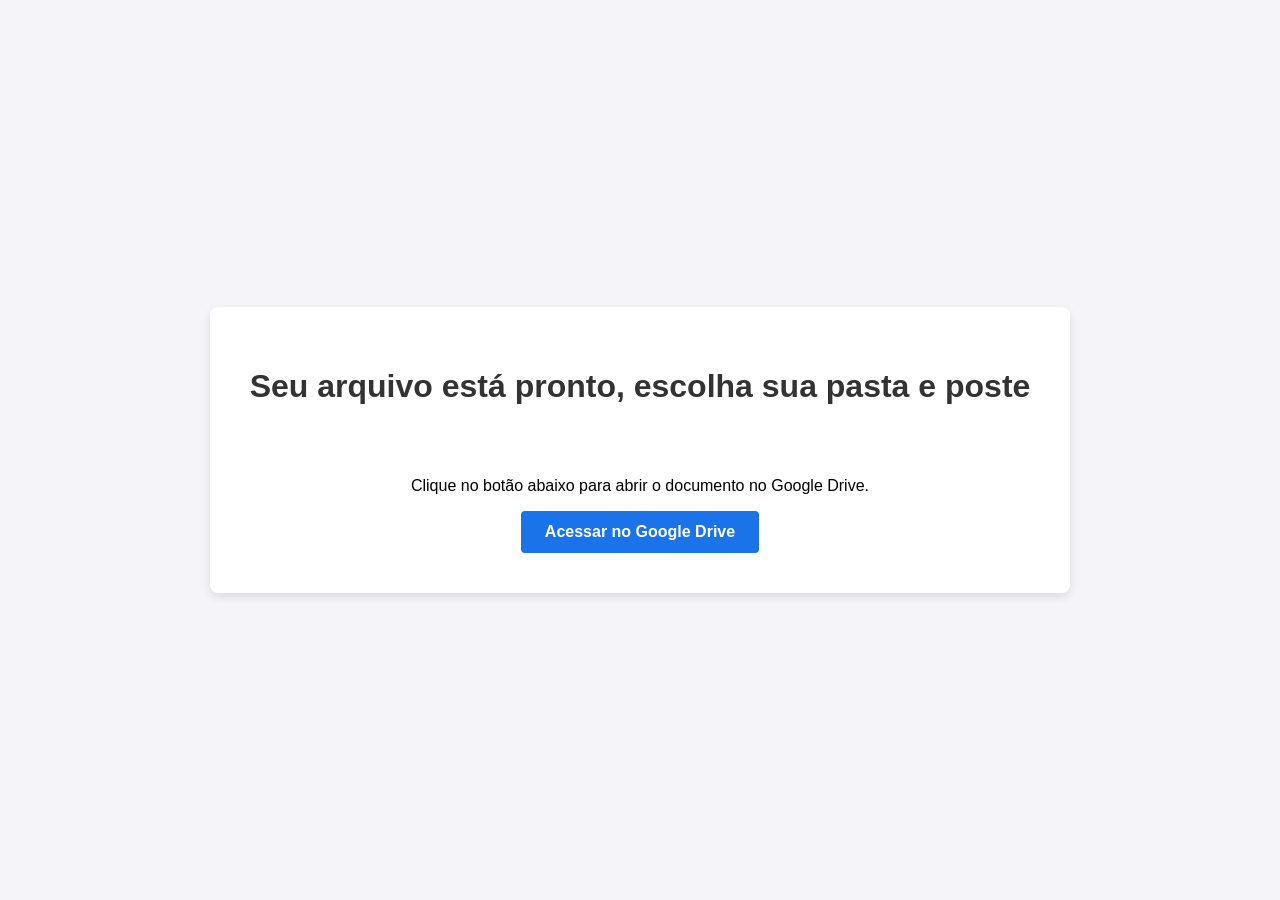
<file: index.html>
<!DOCTYPE html>
<html lang="pt-BR">
<head>
    <meta charset="UTF-8">
    <meta name="viewport" content="width=device-width, initial-scale=1.0">
    <title>Acessar Arquivo</title>
    <style>
        body {
            font-family: Arial, sans-serif;
            background-color: #f4f4f9;
            display: flex;
            justify-content: center;
            align-items: center;
            height: 100vh;
            margin: 0;
        }
        .container {
            text-align: center;
            background: white;
            padding: 40px;
            border-radius: 8px;
            box-shadow: 0 4px 10px rgba(0, 0, 0, 0.1);
        }
        h1 {
            color: #333;
            margin-bottom: 20px;
        }
        .btn {
            display: inline-block;
            background-color: #1a73e8;
            color: white;
            padding: 12px 24px;
            text-decoration: none;
            border-radius: 4px;
            font-weight: bold;
        }
        .btn:hover {
            background-color: #1557b0;
        }
    </style>
</head>
<body>
    <div class="container">
        <h1>Seu arquivo está pronto, escolha sua pasta e poste</h1> <br><br> 
               <p>Clique no botão abaixo para abrir o documento no Google Drive.</p>
        <!-- Substitua SEU_LINK_DO_DRIVE_AQUI pelo link real -->
        <a href="https://drive.google.com/drive/folders/1EgXyPB5ZOpBINLmJWcplT2hm0Rekfjb1?usp=drive_link" class="btn" target="_blank">Acessar no Google Drive</a>
    </div>
</body>
</html>
</file>
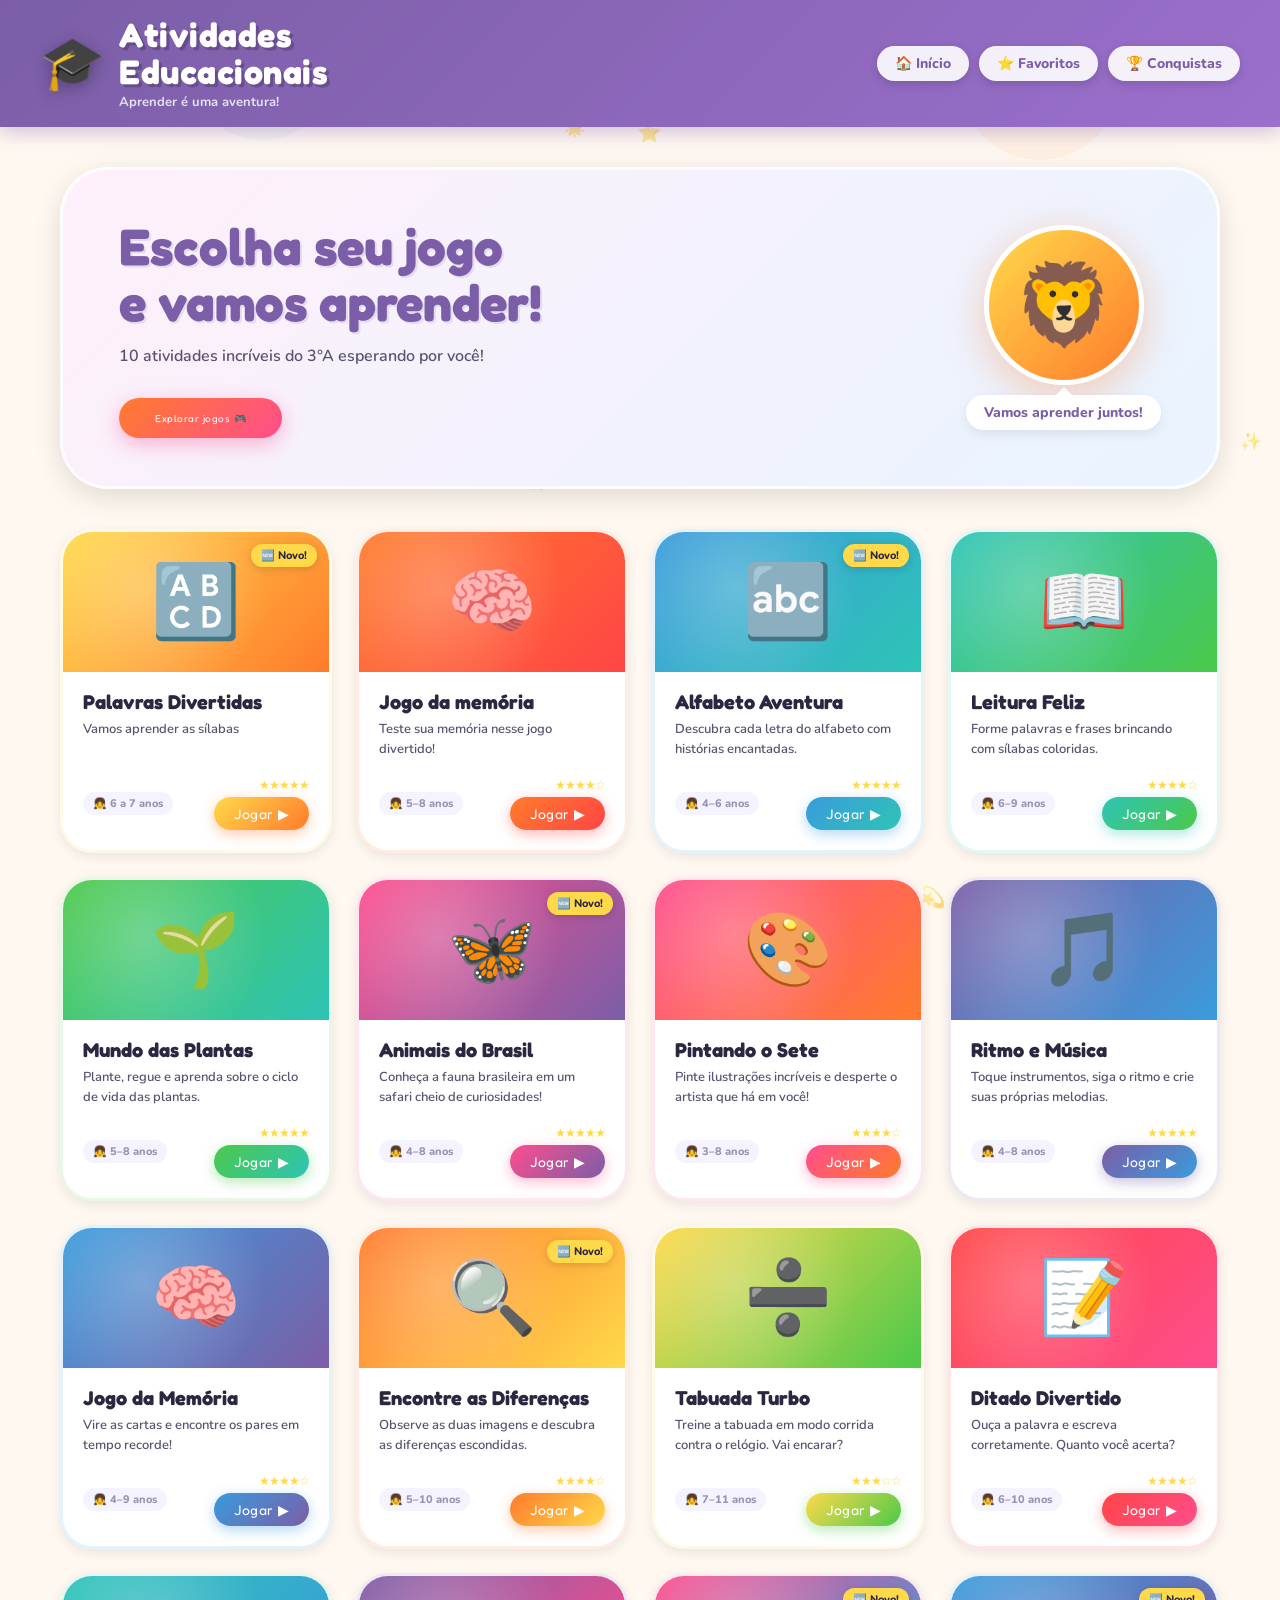
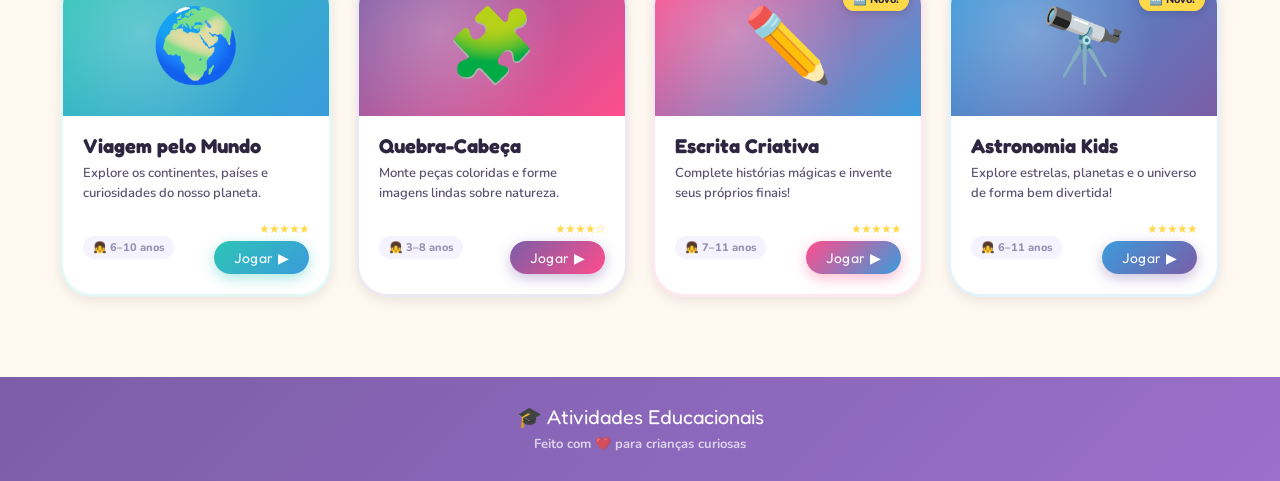
<file: Educativo/index.html>
<!DOCTYPE html>
<html lang="pt-BR">
<head>
  <meta charset="UTF-8" />
  <meta name="viewport" content="width=device-width, initial-scale=1.0" />
  <title>Atividades Educacionais</title>
  <link rel="stylesheet" href="style.css" />
  <link href="https://fonts.googleapis.com/css2?family=Fredoka+One&family=Nunito:wght@400;600;700;800&display=swap" rel="stylesheet" />
</head>
<body>

  <!-- Bolhas decorativas de fundo -->
  <div class="bg-bubbles" aria-hidden="true">
    <span></span><span></span><span></span><span></span>
    <span></span><span></span><span></span><span></span>
  </div>

  <!-- Estrelas decorativas -->
  <div class="stars" aria-hidden="true" id="stars"></div>

  <header class="header">
    <div class="header-inner">
      <div class="logo-area">
        <span class="logo-icon">🎓</span>
        <div class="logo-text">
          <h1 class="site-title">Atividades<br/>Educacionais</h1>
          <p class="site-subtitle">Aprender é uma aventura! </p>
        </div>
      </div>
      <nav class="header-nav">
        <a href="#" class="nav-btn">🏠 Início</a>
        <a href="#" class="nav-btn">⭐ Favoritos</a>
        <a href="#" class="nav-btn">🏆 Conquistas</a>
      </nav>
    </div>
  </header>

  <main class="main">

    <section class="hero">
      <div class="hero-content">
        <h2 class="hero-heading">Escolha seu jogo<br/>e vamos aprender!</h2>
        <p class="hero-desc">10 atividades incríveis do 3°A esperando por você!</p>
        <button class="hero-btn" onclick="document.getElementById('games').scrollIntoView({behavior:'smooth'})">
          Explorar jogos 🎮
        </button>
      </div>
      <div class="hero-mascot" aria-hidden="true">
        <div class="mascot-circle">
          <span class="mascot-emoji">🦁</span>
        </div>
        <div class="mascot-speech">Vamos aprender juntos!</div>
      </div>
    </section>

    <!-- Grade de jogos -->
    <section class="games-grid" id="games" aria-label="Jogos disponíveis">
      <!-- Os cards são gerados pelo JS -->
    </section>

  </main>

  <footer class="footer">
    <div class="footer-inner">
      <span class="footer-logo">🎓 Atividades Educacionais</span>
      <p class="footer-copy">Feito com ❤️ para crianças curiosas</p>
    </div>
  </footer>

  <script src="script.js"></script>
</body>
</html>
</file>
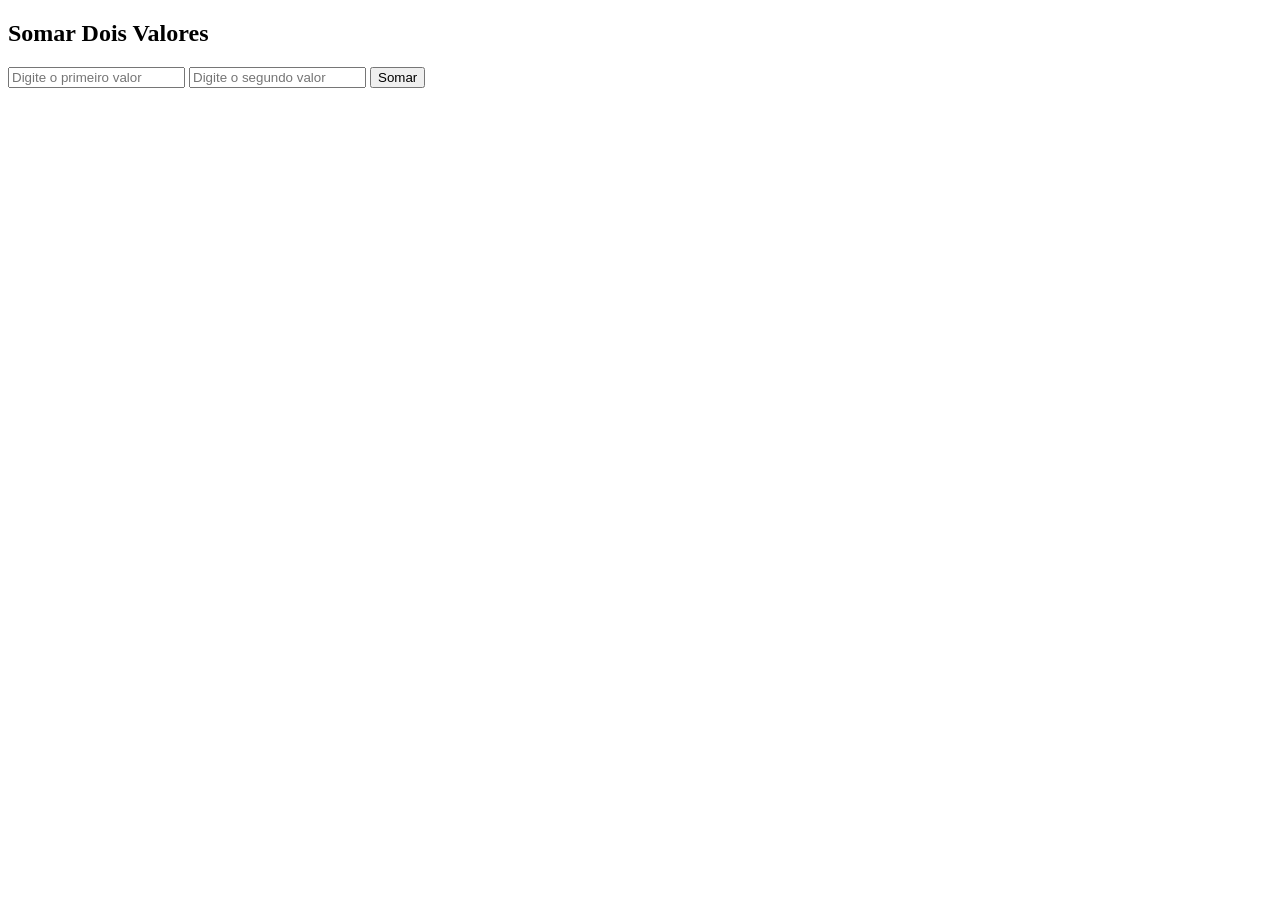
<file: calc1_html.html>
<!DOCTYPE html>
<html lang="pt-BR">
<head>
  <meta charset="UTF-8">
  <meta name="viewport" content="width=device-width, initial-scale=1.0">
  <title>Soma de Valores</title>
</head>
<body>

  <h2>Somar Dois Valores</h2>

  <input type="number" id="valor1" placeholder="Digite o primeiro valor">
  <input type="number" id="valor2" placeholder="Digite o segundo valor">

  <button onclick="somar()">Somar</button>

  <h3 id="resultado"></h3>

</body>
</html>
</file>
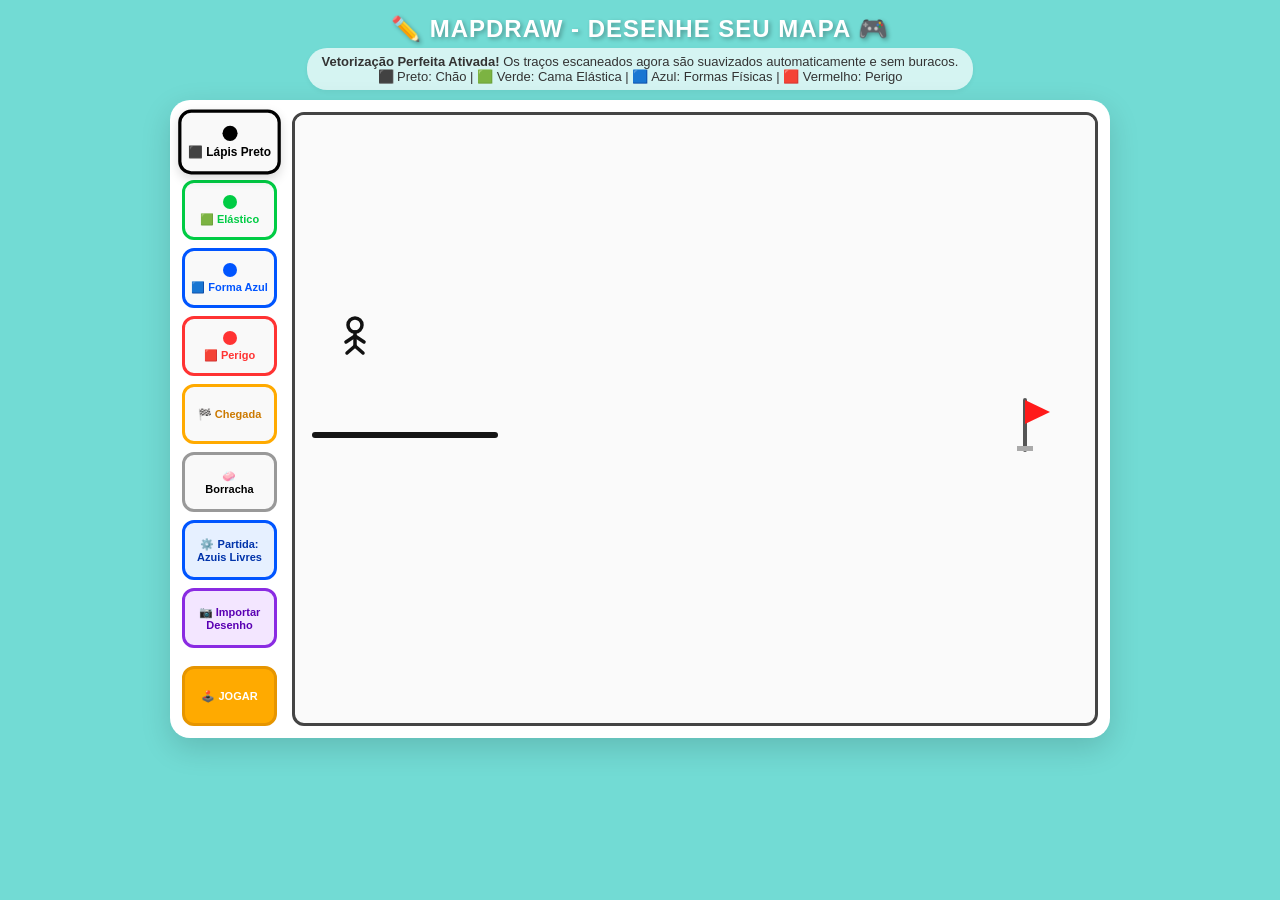
<file: index2.html>
<!DOCTYPE html>
<html lang="pt-br">
<head>
    <meta charset="UTF-8">
    <meta name="viewport" content="width=device-width, initial-scale=1.0">
    <title>MapDraw - Desenhe seu mapa</title>
    <script src="https://cdnjs.cloudflare.com/ajax/libs/gsap/3.12.5/gsap.min.js"></script>
    <style>
        body {
            margin: 0;
            padding: 10px;
            background-color: #72dbd4;
            font-family: 'Segoe UI', Tahoma, Geneva, Verdana, sans-serif;
            display: flex;
            flex-direction: column;
            align-items: center;
            min-height: 100vh;
            box-sizing: border-box;
            user-select: none;
        }

        h1 {
            color: #fff;
            text-shadow: 2px 2px 4px rgba(0,0,0,0.3);
            margin: 5px 0;
            font-size: 24px;
            letter-spacing: 1px;
            text-align: center;
        }

        .instructions {
            color: #333;
            font-size: 13px;
            margin-bottom: 10px;
            background: rgba(255,255,255,0.7);
            padding: 6px 15px;
            border-radius: 20px;
            text-align: center;
            max-width: 90%;
            box-shadow: 0 2px 5px rgba(0,0,0,0.05);
        }

        .main-container {
            display: flex;
            flex-direction: row;
            gap: 15px;
            background: #fff;
            padding: 12px;
            border-radius: 20px;
            box-shadow: 0 10px 30px rgba(0,0,0,0.15);
            max-width: 95%;
            box-sizing: border-box;
            position: relative;
        }

        @media (max-width: 700px) {
            .main-container { flex-direction: column; }
            .toolbar { flex-direction: row !important; flex-wrap: wrap; }
            .btn { width: 70px !important; height: 55px !important; }
        }

        .toolbar {
            display: flex;
            flex-direction: column;
            gap: 8px;
            justify-content: center;
        }

        .btn {
            width: 95px;
            height: 60px;
            border-radius: 12px;
            border: 3px solid #ccc;
            cursor: pointer;
            font-weight: bold;
            font-size: 11px;
            display: flex;
            flex-direction: column;
            align-items: center;
            justify-content: center;
            gap: 4px;
            background: #f9f9f9;
            transition: all 0.2s;
        }

        .btn:hover { transform: scale(1.03); }
        .btn.active { border-color: #000; transform: scale(1.08); box-shadow: 0 4px 10px rgba(0,0,0,0.15); }

        .btn-black { border-color: #000; color: #000; }
        .btn-green { border-color: #00cc44; color: #00cc44; }
        .btn-blue { border-color: #0055ff; color: #0055ff; }
        .btn-red { border-color: #ff3333; color: #ff3333; }
        .btn-flag { border-color: #ffaa00; color: #cc7a00; }
        
        .btn-custom-rule {
            border-color: #0055ff;
            background: #e6f0ff;
            color: #0033aa;
        }

        .btn-import {
            border-color: #8a2be2;
            background: #f3e6ff;
            color: #5a00b3;
        }

        .btn-mode {
            background: #ffaa00;
            color: white;
            border-color: #e69500;
            margin-top: 10px;
        }

        .color-preview {
            width: 14px;
            height: 14px;
            border-radius: 50%;
        }

        .canvas-container {
            overflow: auto;
            border: 3px solid #444;
            border-radius: 12px;
            background-color: #fafafa;
            position: relative;
        }

        #gameCanvas {
            display: block;
            background-color: #fafafa;
            cursor: crosshair;
        }

        .victory-screen {
            display: none;
            position: absolute;
            top: 0; left: 0; width: 100%; height: 100%;
            background: rgba(0, 0, 0, 0.75);
            border-radius: 18px;
            z-index: 100;
            flex-direction: column;
            align-items: center;
            justify-content: center;
            color: white;
            text-align: center;
        }

        .victory-box {
            background: #fff;
            color: #333;
            padding: 30px 40px;
            border-radius: 20px;
            box-shadow: 0 10px 25px rgba(0,0,0,0.3);
            max-width: 400px;
        }

        .victory-box h2 {
            margin: 0 0 10px 0;
            color: #00cc44;
            font-size: 28px;
        }

        .victory-box p {
            font-size: 16px;
            margin-bottom: 20px;
        }

        .victory-buttons {
            display: flex;
            gap: 10px;
            justify-content: center;
        }

        .pop-btn {
            padding: 10px 20px;
            border: none;
            border-radius: 8px;
            font-weight: bold;
            cursor: pointer;
            transition: transform 0.1s;
        }
        .pop-btn:active { transform: scale(0.95); }
        .btn-restart { background: #ffaa00; color: white; }
        .btn-next { background: #00cc44; color: white; }
    </style>
</head>
<body>

    <h1>✏️ MAPDRAW - DESENHE SEU MAPA 🎮</h1>
    <div class="instructions">
        <strong>Vetorização Perfeita Ativada!</strong> Os traços escaneados agora são suavizados automaticamente e sem buracos.<br>
        ⬛ Preto: Chão | 🟩 Verde: Cama Elástica | 🟦 Azul: Formas Físicas | 🟥 Vermelho: Perigo
    </div>

    <div class="main-container">
        <div id="victoryScreen" class="victory-screen">
            <div class="victory-box">
                <h2>🎉 PARABÉNS!</h2>
                <p>Você superou os obstáculos do mapa e alcançou a linha de chegada!</p>
                <div class="victory-buttons">
                    <button class="pop-btn btn-restart" onclick="restartLevel()">🔄 Jogar de novo</button>
                    <button class="pop-btn btn-next" onclick="exitToEditor()">✏️ Criar Novo Nível</button>
                </div>
            </div>
        </div>

        <div class="toolbar">
            <button class="btn btn-black active" onclick="setTool('black', this)">
                <div class="color-preview" style="background: #000;"></div>
                ⬛ Lápis Preto
            </button>
            <button class="btn btn-green" onclick="setTool('green', this)">
                <div class="color-preview" style="background: #00cc44;"></div>
                🟩 Elástico
            </button>
            <button class="btn btn-blue" onclick="setTool('blue', this)">
                <div class="color-preview" style="background: #0055ff;"></div>
                🟦 Forma Azul
            </button>
            <button class="btn btn-red" onclick="setTool('red', this)">
                <div class="color-preview" style="background: #ff3333;"></div>
                🟥 Perigo
            </button>
            <button class="btn btn-flag" onclick="setTool('flag', this)">
                🏁 Chegada
            </button>
            <button class="btn" style="border-color: #999;" onclick="setTool('eraser', this)">
                🧼<br>Borracha
            </button>

            <button id="ruleBtn" class="btn btn-custom-rule" onclick="toggleCustomRule()">
                ⚙️ Partida:<br>Azuis Livres
            </button>

            <button class="btn btn-import" onclick="document.getElementById('fileInput').click()">
                📷 Importar<br>Desenho
            </button>
            <input type="file" id="fileInput" accept="image/*" style="display: none;" onchange="importDrawing(event)">

            <button id="modeBtn" class="btn btn-mode" onclick="toggleMode()">
                🕹️ JOGAR
            </button>
        </div>

        <div class="canvas-container">
            <canvas id="gameCanvas" width="800" height="450"></canvas>
        </div>
    </div>

    <script>
        const canvas = document.getElementById("gameCanvas");
        const ctx = canvas.getContext("2d");

        let strokes = []; 
        let blueBoxes = []; 
        let isPlaying = false;
        let currentTool = 'black'; 
        let isDrawing = false;
        let requireAllBlue = false; 

        let laserScanner = { y: 0, active: false };
        let finishFlag = { x: 730, y: 310, radius: 20, active: true };

        const player = {
            startX: 60,
            startY: 200,
            x: 60,
            y: 200,
            vx: 0,
            vy: 0,
            radius: 11,
            height: 38,
            speed: 3.8,
            jumpForce: 9.2,
            gravity: 0.4,
            grounded: false,
            opacity: 1.0,
            isFading: false
        };

        const keys = {};
        window.addEventListener("keydown", e => keys[e.key] = true);
        window.addEventListener("keyup", e => keys[e.key] = false);

        // Chão inicial de segurança no editor
        strokes.push({type: 'black', points: [{x: 20, y: 320}, {x: 200, y: 320}]});

        function getMousePos(e) {
            const rect = canvas.getBoundingClientRect();
            return {
                x: (e.clientX - rect.left) * (canvas.width / rect.width),
                y: (e.clientY - rect.top) * (canvas.height / rect.height)
            };
        }

        canvas.addEventListener("mousedown", (e) => {
            if (isPlaying || laserScanner.active) return;
            const pos = getMousePos(e);
            
            if (currentTool === 'flag') {
                finishFlag.x = pos.x;
                finishFlag.y = pos.y;
                finishFlag.active = true;
            } else if (currentTool === 'eraser') {
                eraseAt(pos.x, pos.y);
            } else {
                isDrawing = true;
                strokes.push({
                    type: currentTool,
                    points: [{x: pos.x, y: pos.y}]
                });
            }
            render();
        });

        canvas.addEventListener("mousemove", (e) => {
            if (!isDrawing || isPlaying || currentTool === 'flag' || laserScanner.active) return;
            const pos = getMousePos(e);

            if (currentTool === 'eraser') {
                eraseAt(pos.x, pos.y);
            } else {
                const currentStroke = strokes[strokes.length - 1];
                if (currentStroke) {
                    const lastPt = currentStroke.points[currentStroke.points.length - 1];
                    if (!lastPt || Math.hypot(lastPt.x - pos.x, lastPt.y - pos.y) > 2) {
                        currentStroke.points.push({x: pos.x, y: pos.y});
                    }
                }
            }
            render();
        });

        window.addEventListener("mouseup", () => isDrawing = false);
        canvas.addEventListener("mouseleave", () => isDrawing = false);

        function eraseAt(x, y) {
            strokes = strokes.filter(stroke => {
                return !stroke.points.some(p => Math.hypot(p.x - x, p.y - y) < 25);
            });
            if (Math.hypot(finishFlag.x - x, finishFlag.y - y) < 25) finishFlag.active = false;
        }

        function setTool(tool, element) {
            if (isPlaying) return;
            currentTool = tool;
            document.querySelectorAll('.toolbar .btn').forEach(b => b.classList.remove('active'));
            if(element) element.classList.add('active');
        }

        function toggleCustomRule() {
            if (isPlaying) return; 
            requireAllBlue = !requireAllBlue;
            const btn = document.getElementById("ruleBtn");
            if (requireAllBlue) {
                btn.innerHTML = "⚙️ Partida:<br>Pegar Azuis 🔒";
                btn.style.background = "#0055ff";
                btn.style.color = "#fff";
            } else {
                btn.innerHTML = "⚙️ Partida:<br>Azuis Livres";
                btn.style.background = "#e6f0ff";
                btn.style.color = "#0033aa";
            }
        }

        // MOTOR REFEITO E BLINDADO PARA EVITAR ZIGUEZAGUE E FECHAR BURACOS
        function importDrawing(event) {
            const file = event.target.files[0];
            if (!file) return;

            const reader = new FileReader();
            reader.onload = function(e) {
                const img = new Image();
                img.onload = function() {
                    const tCanvas = document.createElement("canvas");
                    tCanvas.width = 800;
                    tCanvas.height = 450;
                    const tCtx = tCanvas.getContext("2d");
                    tCtx.drawImage(img, 0, 0, 800, 450);
                    
                    const imgData = tCtx.getImageData(0, 0, 800, 450);
                    const pixels = imgData.data;
                    
                    const cellW = 4; 
                    const cellH = 4;
                    const cols = Math.floor(800 / cellW);
                    const rows = Math.floor(450 / cellH);
                    
                    let grid = Array(cols).fill().map(() => Array(rows).fill(null));
                    
                    let brightValues = [];
                    for(let i=0; i<pixels.length; i+=16) {
                        brightValues.push((pixels[i] + pixels[i+1] + pixels[i+2]) / 3);
                    }
                    brightValues.sort((a,b)=>a-b);
                    let whiteReference = brightValues[Math.floor(brightValues.length * 0.85)] || 200;

                    for (let c = 0; c < cols; c++) {
                        for (let r = 0; r < rows; r++) {
                            if (r < rows * 0.12) continue; // Ignora o topo externo (lápis/objetos na mesa)

                            let sampleX = Math.floor(c * cellW + cellW/2);
                            let sampleY = Math.floor(r * cellH + cellH/2);
                            let idx = (sampleY * 800 + sampleX) * 4;
                            
                            let rColor = pixels[idx];
                            let gColor = pixels[idx+1];
                            let bColor = pixels[idx+2];
                            let aColor = pixels[idx+3];

                            if (aColor < 40) continue;

                            let max = Math.max(rColor, gColor, bColor);
                            let min = Math.min(rColor, gColor, bColor);
                            let diff = max - min;
                            let avg = (rColor + gColor + bColor) / 3;

                            if (diff < 40 && avg < whiteReference - 35) {
                                grid[c][r] = 'black';
                            } else if (diff >= 22) {
                                if (rColor > gColor + 20 && rColor > bColor + 20) grid[c][r] = 'red';
                                else if (gColor > rColor + 15 && gColor > bColor + 15) grid[c][r] = 'green';
                                else if (bColor > rColor + 20 && bColor > gColor + 20) grid[c][r] = 'blue';
                            }
                        }
                    }

                    let visited = Array(cols).fill().map(() => Array(rows).fill(false));
                    let rawStrokes = [];

                    for (let c = 0; c < cols; c++) {
                        for (let r = 0; r < rows; r++) {
                            if (grid[c][r] && !visited[c][r]) {
                                let type = grid[c][r];
                                let points = [];
                                let queue = [{c: c, r: r}];
                                visited[c][r] = true;

                                while (queue.length > 0) {
                                    let curr = queue.shift();
                                    points.push({ x: curr.c * cellW + cellW/2, y: curr.r * cellH + cellH/2 });

                                    // Busca com expansão em área para evitar micro-furos no papel
                                    for (let dc = -2; dc <= 2; dc++) {
                                        for (let dr = -2; dr <= 2; dr++) {
                                            let nc = curr.c + dc;
                                            let nr = curr.r + dr;
                                            if (nc >= 0 && nc < cols && nr >= 0 && nr < rows) {
                                                if (grid[nc][nr] === type && !visited[nc][nr]) {
                                                    visited[nc][nr] = true;
                                                    queue.push({c: nc, r: nr});
                                                }
                                            }
                                        }
                                    }
                                }

                                if (points.length > 1) {
                                    // Ordenação geométrica por proximidade direta
                                    let sorted = [];
                                    let currPt = points.shift();
                                    sorted.push(currPt);
                                    while(points.length > 0) {
                                        let closestIdx = 0;
                                        let minDist = Infinity;
                                        for(let i=0; i<points.length; i++) {
                                            let d = Math.hypot(currPt.x - points[i].x, currPt.y - points[i].y);
                                            if(d < minDist) { minDist = d; closestIdx = i; }
                                        }
                                        currPt = points.splice(closestIdx, 1)[0];
                                        sorted.push(currPt);
                                    }
                                    
                                    // FILTRO DE MÉDIA MÓVEL (LAPLACIANO): Remove o efeito lagarta denteada
                                    if (sorted.length > 3) {
                                        let smoothed = [];
                                        let windowSize = 4; // Alcance do suavizador de curvas
                                        for (let i = 0; i < sorted.length; i++) {
                                            let sumX = 0, sumY = 0, count = 0;
                                            for (let j = -windowSize; j <= windowSize; j++) {
                                                if (sorted[i + j]) {
                                                    sumX += sorted[i + j].x;
                                                    sumY += sorted[i + j].y;
                                                    count++;
                                                }
                                            }
                                            smoothed.push({ x: sumX / count, y: sumY / count });
                                        }
                                        sorted = smoothed;
                                    }
                                    
                                    rawStrokes.push({ type: type, points: sorted, imported: true });
                                }
                            }
                        }
                    }

                    // SISTEMA DE SOLDA AUTOMÁTICA: Emenda linhas separadas por falha no escaneamento
                    let mergedStrokes = [];
                    while (rawStrokes.length > 0) {
                        let current = rawStrokes.shift();
                        let mergedAny = true;
                        
                        while (mergedAny) {
                            mergedAny = false;
                            for (let i = 0; i < rawStrokes.length; i++) {
                                if (rawStrokes[i].type === current.type) {
                                    let other = rawStrokes[i];
                                    let p1_start = current.points[0];
                                    let p1_end = current.points[current.points.length - 1];
                                    let p2_start = other.points[0];
                                    let p2_end = other.points[other.points.length - 1];
                                    
                                    const maxBridgeDist = 28; // Tapa buracos de até 28 pixels!
                                    
                                    if (Math.hypot(p1_end.x - p2_start.x, p1_end.y - p2_start.y) < maxBridgeDist) {
                                        current.points = current.points.concat(other.points);
                                        rawStrokes.splice(i, 1);
                                        mergedAny = true;
                                        break;
                                    } else if (Math.hypot(p2_end.x - p1_start.x, p2_end.y - p1_start.y) < maxBridgeDist) {
                                        current.points = other.points.concat(current.points);
                                        rawStrokes.splice(i, 1);
                                        mergedAny = true;
                                        break;
                                    }
                                }
                            }
                        }
                        mergedStrokes.push(current);
                    }

                    strokes = strokes.concat(mergedStrokes);
                    triggerLaserAnimation();
                };
                img.src = e.target.result;
            };
            reader.readAsDataURL(file);
            event.target.value = ""; 
        }

        function triggerLaserAnimation() {
            laserScanner.active = true;
            laserScanner.y = 0;

            gsap.to(laserScanner, {
                y: canvas.height,
                duration: 2.2,
                ease: "power2.inOut",
                onUpdate: () => render(),
                onComplete: () => {
                    laserScanner.active = false;
                    strokes.forEach(s => { if(s.imported) delete s.imported; });
                    render();
                }
            });
        }

        function toggleMode() {
            if (document.getElementById("victoryScreen").style.display === "flex" || laserScanner.active) return;
            
            isPlaying = !isPlaying;
            const btn = document.getElementById("modeBtn");
            if (isPlaying) {
                btn.innerHTML = "✏️ EDITAR";
                btn.style.background = "#444";
                btn.style.borderColor = "#222";
                resetPlayer();
                generateBlueBoxes();
                gameLoop();
            } else {
                btn.innerHTML = "🕹️ JOGAR";
                btn.style.background = "#ffaa00";
                btn.style.borderColor = "#e69500";
                blueBoxes = []; 
                render();
            }
        }

        function resetPlayer() {
            player.x = player.startX;
            player.y = player.startY;
            player.vx = 0;
            player.vy = 0;
            player.opacity = 1.0;
            player.isFading = false;
        }

        function generateBlueBoxes() {
            blueBoxes = [];
            strokes.forEach((stroke) => {
                if (stroke.type === 'blue' && stroke.points.length > 1) {
                    let minX = Infinity, maxX = -Infinity;
                    let minY = Infinity, maxY = -Infinity;
                    
                    stroke.points.forEach(p => {
                        if (p.x < minX) minX = p.x;
                        if (p.x > maxX) maxX = p.x;
                        if (p.y < minY) minY = p.y;
                        if (p.y > maxY) maxY = p.y;
                    });
                    
                    let width = maxX - minX;
                    let height = maxY - minY;
                    if (width < 10) width = 10;
                    if (height < 10) height = 10;

                    let relativePoints = stroke.points.map(p => ({
                        x: p.x - minX,
                        y: p.y - minY
                    }));
                    
                    blueBoxes.push({
                        x: minX,
                        y: minY,
                        width: width,
                        height: height,
                        points: relativePoints,
                        vx: 0,
                        vy: 0,
                        opacity: 1.0,
                        isFading: false,
                        activated: false,
                        dead: false
                    });
                }
            });
        }

        function checkLineIntersection(x1, y1, x2, y2, x3, y3, x4, y4) {
            let denominator = ((x2 - x1) * (y4 - y3)) - ((y2 - y1) * (x4 - x3));
            if (denominator === 0) return null;
            let ua = (((x4 - x3) * (y1 - y3)) - ((y4 - y3) * (x1 - x3))) / denominator;
            let ub = (((x2 - x1) * (y1 - y3)) - ((y2 - y1) * (x1 - x3))) / denominator;
            if (ua >= 0 && ua <= 1 && ub >= 0 && ub <= 1) {
                return { x: x1 + (ua * (x2 - x1)), y: y1 + (ua * (y2 - y1)) };
            }
            return null;
        }

        function updatePhysics() {
            if (player.isFading) {
                player.opacity -= 0.05;
                player.vx *= 0.2;
                if (player.opacity <= 0) resetPlayer();
            } else {
                if (keys["ArrowRight"] || keys["d"] || keys["D"]) player.vx = player.speed;
                else if (keys["ArrowLeft"] || keys["a"] || keys["A"]) player.vx = -player.speed;
                else player.vx = 0;

                if ((keys["Space"] || keys[" "] || keys["ArrowUp"] || keys["w"]) && player.grounded) {
                    player.vy = -player.jumpForce;
                    player.grounded = false;
                }
            }

            player.vy += player.gravity;
            let oldPy = player.y;
            player.y += player.vy;
            player.x += player.vx;
            player.grounded = false;

            if (finishFlag.active) {
                let pCenterX = player.x;
                let pCenterY = player.y + player.height / 2;
                let distanceToFlag = Math.hypot(pCenterX - finishFlag.x, pCenterY - finishFlag.y);
                
                if (distanceToFlag < finishFlag.radius + 10) {
                    let remainingBlue = blueBoxes.some(box => !box.activated);
                    if (requireAllBlue && remainingBlue) {
                        // Bloqueado
                    } else {
                        triggerVictory();
                        return;
                    }
                }
            }

            blueBoxes.forEach((box) => {
                if (box.isFading) {
                    box.opacity -= 0.05;
                    if (box.opacity <= 0) box.dead = true;
                } else if (box.activated) { 
                    box.vy += player.gravity;
                    box.y += box.vy;
                    box.x += box.vx;
                    box.vx *= 0.95;
                }
            });
            blueBoxes = blueBoxes.filter(box => !box.dead);

            strokes.forEach(stroke => {
                if (stroke.type === 'blue') return;

                for (let i = 0; i < stroke.points.length - 1; i++) {
                    let p1 = stroke.points[i];
                    let p2 = stroke.points[i+1];

                    let feetX = player.x;
                    let feetY = player.y + player.height;
                    let oldFeetY = oldPy + player.height;

                    let intersect = checkLineIntersection(p1.x, p1.y, p2.x, p2.y, feetX, oldFeetY, feetX, feetY + 2);
                    
                    if (!intersect) {
                        if (Math.hypot(player.x - p1.x, (player.y + player.height/2) - p1.y) < player.radius + 5) {
                            intersect = p1;
                        }
                    }

                    if (intersect) {
                        if (stroke.type === 'black') {
                            if (player.vy >= 0) {
                                player.y = intersect.y - player.height;
                                player.vy = 0;
                                player.grounded = true;
                            }
                        } 
                        else if (stroke.type === 'green') {
                            player.vy = -12;
                            player.grounded = false;
                        } 
                        else if (stroke.type === 'red') {
                            if (!player.isFading) player.isFading = true;
                        }
                    }

                    blueBoxes.forEach(box => {
                        if (box.isFading || !box.activated) return; 
                        let bCenX = box.x + box.width / 2;
                        let bBotY = box.y + box.height;

                        let boxIntersect = checkLineIntersection(p1.x, p1.y, p2.x, p2.y, bCenX, box.y, bCenX, bBotY + 2);
                        if (boxIntersect) {
                            if (stroke.type === 'black') {
                                if (box.vy >= 0) { box.y = boxIntersect.y - box.height; box.vy = 0; }
                            } 
                            else if (stroke.type === 'green') { box.vy = -11; } 
                            else if (stroke.type === 'red') { box.isFading = true; }
                        }
                    });
                }
            });

            blueBoxes.forEach(box => {
                if (box.isFading || player.isFading) return;
                if (player.x + player.radius > box.x && player.x - player.radius < box.x + box.width &&
                    player.y + player.height > box.y && player.y < box.y + box.height) {
                    
                    box.activated = true; 
                    
                    if (player.x < box.x + box.width/2) {
                        box.vx = player.speed * 0.8; box.x = player.x + player.radius;
                    } else {
                        box.vx = -player.speed * 0.8; box.x = player.x - player.radius - box.width;
                    }
                }
            });

            if (player.y > canvas.height + 50) resetPlayer();
        }

        function triggerVictory() {
            isPlaying = false;
            const pop = document.getElementById("victoryScreen");
            pop.style.display = "flex";
        }

        function restartLevel() {
            document.getElementById("victoryScreen").style.display = "none";
            isPlaying = true;
            resetPlayer();
            generateBlueBoxes();
            gameLoop();
        }

        function exitToEditor() {
            document.getElementById("victoryScreen").style.display = "none";
            isPlaying = false;
            const btn = document.getElementById("modeBtn");
            btn.innerHTML = "🕹️ JOGAR";
            btn.style.background = "#ffaa00";
            btn.style.borderColor = "#e69500";
            blueBoxes = [];
            render();
        }

        function drawFlag(x, y) {
            ctx.save();
            ctx.strokeStyle = "#555";
            ctx.lineWidth = 4;
            ctx.lineCap = "round";
            ctx.beginPath();
            ctx.moveTo(x, y + 25);
            ctx.lineTo(x, y - 25);
            ctx.stroke();

            ctx.fillStyle = "#ff1a1a";
            ctx.beginPath();
            ctx.moveTo(x, y - 25);
            ctx.lineTo(x + 25, y - 13);
            ctx.lineTo(x, y - 1);
            ctx.fill();

            ctx.fillStyle = "#aaa";
            ctx.fillRect(x - 8, y + 21, 16, 5);
            ctx.restore();
        }

        function drawStickman(x, y, opacity) {
            ctx.save();
            ctx.globalAlpha = opacity;
            ctx.strokeStyle = "#111";
            ctx.lineWidth = 3.5;
            ctx.lineCap = "round";

            ctx.beginPath(); ctx.arc(x, y + 10, 7, 0, Math.PI * 2); ctx.stroke();
            ctx.beginPath(); ctx.moveTo(x, y + 17); ctx.lineTo(x, y + 31); ctx.stroke();

            ctx.beginPath(); ctx.moveTo(x, y + 21);
            if (Math.abs(player.vx) > 0 && !player.isFading) {
                let swing = Math.sin(Date.now() / 70) * 7;
                ctx.lineTo(x - 6 + swing, y + 26); ctx.moveTo(x, y + 21); ctx.lineTo(x + 6 - swing, y + 24);
            } else {
                ctx.lineTo(x - 9, y + 27); ctx.moveTo(x, y + 21); ctx.lineTo(x + 9, y + 27);
            }
            ctx.stroke();

            ctx.beginPath(); ctx.moveTo(x, y + 31);
            if (player.grounded && Math.abs(player.vx) > 0) {
                let step = (Date.now() / 80) % 2 === 0;
                ctx.lineTo(x - (step ? 10 : -5), y + player.height); ctx.moveTo(x, y + 31); ctx.lineTo(x + (step ? 5 : 10), y + player.height);
            } else {
                ctx.lineTo(x - 8, y + player.height); ctx.moveTo(x, y + 31); ctx.lineTo(x + 8, y + player.height);
            }
            ctx.stroke();
            ctx.restore();
        }

        function render() {
            ctx.clearRect(0, 0, canvas.width, canvas.height);

            strokes.forEach(stroke => {
                if (stroke.points.length < 2) return;

                if (laserScanner.active && stroke.imported && stroke.points[0].y > laserScanner.y) {
                    return;
                }

                ctx.beginPath();
                ctx.lineWidth = 6; ctx.lineJoin = "round"; ctx.lineCap = "round";

                if (stroke.type === 'black') ctx.strokeStyle = "#151515";
                else if (stroke.type === 'green') ctx.strokeStyle = "#00cc44";
                else if (stroke.type === 'blue' && !isPlaying) {
                    ctx.strokeStyle = "#0055ff";
                    ctx.fillStyle = "rgba(0, 85, 255, 0.25)"; 
                }
                else if (stroke.type === 'red') ctx.strokeStyle = "#ff3333";
                
                if (stroke.type === 'blue' && isPlaying) return; 

                ctx.moveTo(stroke.points[0].x, stroke.points[0].y);
                for (let i = 1; i < stroke.points.length; i++) { ctx.lineTo(stroke.points[i].x, stroke.points[i].y); }
                
                if (stroke.type === 'blue' && !isPlaying) {
                    ctx.closePath();
                    ctx.fill();
                }
                ctx.stroke();
            });

            if (isPlaying) {
                blueBoxes.forEach(box => {
                    ctx.save(); 
                    ctx.globalAlpha = box.opacity; 
                    ctx.fillStyle = box.activated ? "rgba(0, 60, 200, 0.8)" : "rgba(0, 110, 255, 0.6)"; 
                    ctx.strokeStyle = box.activated ? "#001166" : "#0022aa"; 
                    ctx.lineWidth = 4;
                    ctx.lineJoin = "round";
                    ctx.lineCap = "round";
                    
                    if (box.points && box.points.length > 0) {
                        ctx.beginPath();
                        ctx.moveTo(box.x + box.points[0].x, box.y + box.points[0].y);
                        for (let i = 1; i < box.points.length; i++) {
                            ctx.lineTo(box.x + box.points[i].x, box.y + box.points[i].y);
                        }
                        ctx.closePath(); 
                        ctx.fill();
                        ctx.stroke();
                    }
                    ctx.restore();
                });

                if (requireAllBlue) {
                    ctx.save();
                    let countRemaining = blueBoxes.filter(b => !b.activated).length;
                    ctx.font = "bold 13px 'Segoe UI', Arial, sans-serif";
                    if (countRemaining > 0) {
                        ctx.fillStyle = "#ff3333";
                        ctx.fillText("🔒 Saída Trancada! Faltam " + countRemaining + " formas azuis.", 15, 25);
                    } else {
                        ctx.fillStyle = "#00cc44";
                        ctx.fillText("🔓 Chegada Liberada! Vá até a bandeira 🏁", 15, 25);
                    }
                    ctx.restore();
                }
            }

            if (finishFlag.active) {
                drawFlag(finishFlag.x, finishFlag.y);
            }

            drawStickman(player.x, player.y, player.opacity);

            if (laserScanner.active) {
                ctx.save();
                ctx.strokeStyle = "rgba(0, 255, 230, 0.85)";
                ctx.lineWidth = 4;
                ctx.shadowBlur = 15;
                ctx.shadowColor = "#00ffea";
                ctx.beginPath();
                ctx.moveTo(0, laserScanner.y);
                ctx.lineTo(canvas.width, laserScanner.y);
                ctx.stroke();
                ctx.restore();
            }
        }

        function gameLoop() {
            if (!isPlaying) return;
            updatePhysics();
            render();
            requestAnimationFrame(gameLoop);
        }

        render();
    </script>
</body>
</html>
</file>
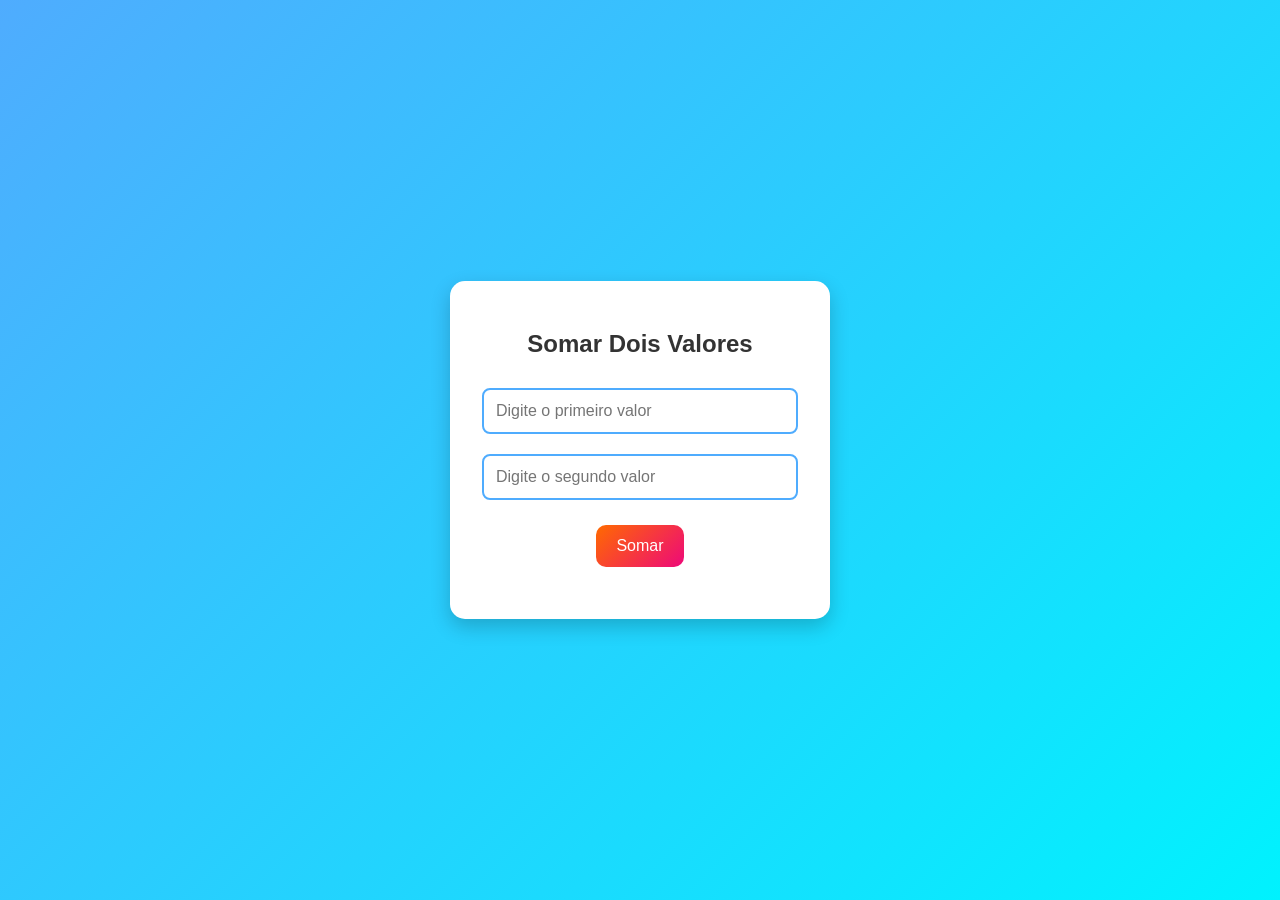
<file: ativ2/calc3_css.html>
<!DOCTYPE html>
<html lang="pt-BR">
<head>
  <meta charset="UTF-8">
  <meta name="viewport" content="width=device-width, initial-scale=1.0">
  <title>Soma de Valores</title>

  <style>
    body {
      font-family: Arial, sans-serif;
      background: linear-gradient(135deg, #4facfe, #00f2fe);
      display: flex;
      justify-content: center;
      align-items: center;
      height: 100vh;
      margin: 0;
    }

    .container {
      background-color: white;
      padding: 30px;
      border-radius: 15px;
      box-shadow: 0 8px 20px rgba(0,0,0,0.2);
      text-align: center;
      width: 320px;
    }

    h2 {
      color: #333;
      margin-bottom: 20px;
    }

    input {
      width: 90%;
      padding: 12px;
      margin: 10px 0;
      border: 2px solid #4facfe;
      border-radius: 8px;
      font-size: 16px;
      outline: none;
      transition: 0.3s;
    }

    input:focus {
      border-color: #0077ff;
      box-shadow: 0 0 8px rgba(0,119,255,0.5);
    }

    button {
      background: linear-gradient(135deg, #ff6a00, #ee0979);
      color: white;
      border: none;
      padding: 12px 20px;
      margin-top: 15px;
      border-radius: 10px;
      font-size: 16px;
      cursor: pointer;
      transition: 0.3s;
    }

    button:hover {
      transform: scale(1.05);
      opacity: 0.9;
    }

    #resultado {
      margin-top: 20px;
      color: #222;
      font-size: 22px;
      font-weight: bold;
    }
  </style>
</head>
<body>

  <div class="container">
    <h2>Somar Dois Valores</h2>

    <input type="number" id="valor1" placeholder="Digite o primeiro valor">
    <input type="number" id="valor2" placeholder="Digite o segundo valor">

    <button onclick="somar()">Somar</button>

    <h3 id="resultado"></h3>
  </div>

  <script>
    function somar() {
      let v1 = Number(document.getElementById("valor1").value);
      let v2 = Number(document.getElementById("valor2").value);

      let soma = v1 + v2;

      document.getElementById("resultado").innerText =
        "Resultado: " + soma;
    }
  </script>

</body>
</html>
</file>
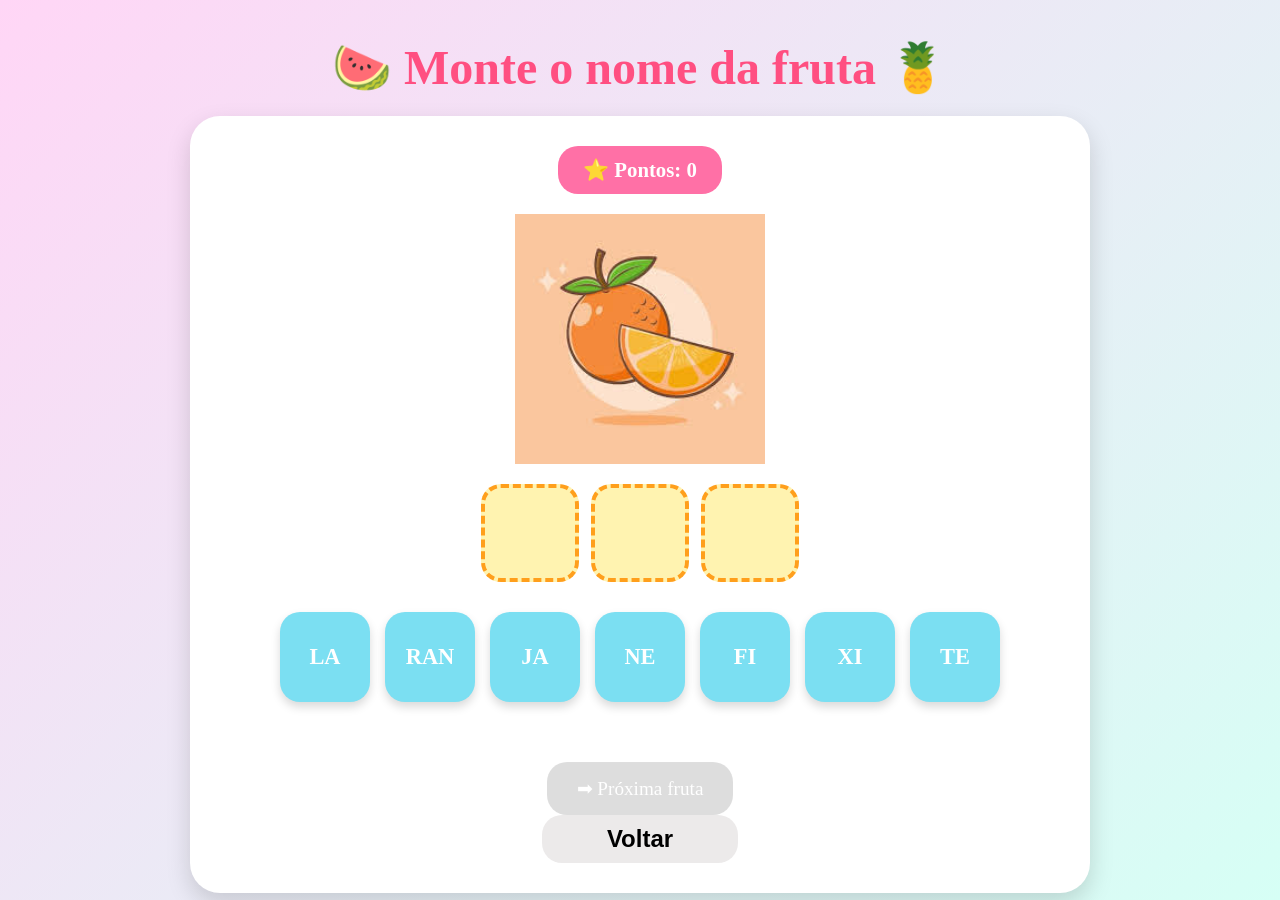
<file: Educativo/jogos/silabas/Silabas.html>
<!DOCTYPE html>
<html lang="pt-br">
<head>
  <meta charset="UTF-8">
  <meta name="viewport" content="width=device-width, initial-scale=1.0">
  <title>Frutas Divertidas</title>
  <link rel="stylesheet" href="silabas.css">
</head>
<body>

  <div class="container">

    <h1>🍉 Monte o nome da fruta 🍍</h1>

    <div class="game-box">

      <div class="score-box">
        ⭐ Pontos: <span id="score">0</span>
      </div>

      <img id="fruit-image" src="" alt="Fruta">

      <div id="slots" class="slots"></div>

      <div id="options" class="options"></div>

      <div class="buttons">
        <button id="next-btn" disabled>
          ➡ Próxima fruta
        </button>
        
        <a href="/Educativo/index.html"><button class="voltar">Voltar</button></a>
      </div>

    </div>

  </div>

  <script src="silabas.js"></script>


</body>
</html>
</file>
<file: Educativo/style.css>
/* ============================================
   ATIVIDADES EDUCACIONAIS — STYLE.CSS
   Estética: Alegre, Colorida, Infantil
   ============================================ */

/* ── Variáveis ── */
:root {
    --yellow:   #FFD94A;
    --orange:   #FF7B2C;
    --pink:     #FF4D8D;
    --purple:   #7B5EA7;
    --blue:     #3A9BDC;
    --teal:     #2EC4B6;
    --green:    #4CC94A;
    --red:      #FF4545;
  
    --bg:       #FFF8F0;
    --surface:  #FFFFFF;
    --text-dark:#2D2640;
    --text-mid: #5A5270;
    --text-soft:#9991B1;
  
    --radius-sm: 12px;
    --radius-md: 20px;
    --radius-lg: 32px;
    --radius-xl: 48px;
  
    --shadow-sm: 0 4px 12px rgba(0,0,0,.08);
    --shadow-md: 0 8px 28px rgba(0,0,0,.12);
    --shadow-lg: 0 16px 48px rgba(0,0,0,.15);
  
    --font-display: 'Fredoka One', cursive;
    --font-body:    'Nunito', sans-serif;
  }
  
  /* ── Reset ── */
  *, *::before, *::after { box-sizing: border-box; margin: 0; padding: 0; }
  html { scroll-behavior: smooth; }
  
  body {
    font-family: var(--font-body);
    background-color: var(--bg);
    color: var(--text-dark);
    min-height: 100vh;
    overflow-x: hidden;
    position: relative;
  }
  
  /* ── Fundo animado com bolhas ── */
  .bg-bubbles {
    position: fixed;
    inset: 0;
    z-index: 0;
    pointer-events: none;
    overflow: hidden;
  }
  .bg-bubbles span {
    position: absolute;
    display: block;
    border-radius: 50%;
    animation: floatBubble linear infinite;
    opacity: .06;
  }
  .bg-bubbles span:nth-child(1)  { width:80px;  height:80px;  left:5%;  background:var(--pink);   animation-duration:22s; animation-delay:0s; }
  .bg-bubbles span:nth-child(2)  { width:140px; height:140px; left:15%; background:var(--blue);   animation-duration:30s; animation-delay:-4s; }
  .bg-bubbles span:nth-child(3)  { width:60px;  height:60px;  left:30%; background:var(--yellow); animation-duration:18s; animation-delay:-2s; }
  .bg-bubbles span:nth-child(4)  { width:110px; height:110px; left:50%; background:var(--teal);   animation-duration:26s; animation-delay:-8s; }
  .bg-bubbles span:nth-child(5)  { width:90px;  height:90px;  left:65%; background:var(--purple); animation-duration:24s; animation-delay:-1s; }
  .bg-bubbles span:nth-child(6)  { width:160px; height:160px; left:75%; background:var(--orange); animation-duration:32s; animation-delay:-6s; }
  .bg-bubbles span:nth-child(7)  { width:50px;  height:50px;  left:85%; background:var(--green);  animation-duration:20s; animation-delay:-3s; }
  .bg-bubbles span:nth-child(8)  { width:120px; height:120px; left:95%; background:var(--red);    animation-duration:28s; animation-delay:-10s; }
  
  @keyframes floatBubble {
    0%   { transform: translateY(110vh) scale(1); }
    100% { transform: translateY(-20vh) scale(1.1); }
  }
  
  /* ── Estrelas ── */
  .stars {
    position: fixed;
    inset: 0;
    z-index: 0;
    pointer-events: none;
  }
  .star {
    position: absolute;
    font-size: 14px;
    animation: twinkle ease-in-out infinite;
    opacity: .5;
  }
  @keyframes twinkle {
    0%,100% { opacity:.2; transform: scale(.8) rotate(0deg); }
    50%      { opacity:.7; transform: scale(1.2) rotate(20deg); }
  }
  
  /* ── Header ── */
  .header {
    position: relative;
    z-index: 10;
    background: linear-gradient(135deg, var(--purple) 0%, #9B6FCC 100%);
    box-shadow: 0 4px 20px rgba(123,94,167,.4);
    padding: 0 24px;
  }
  .header-inner {
    max-width: 1200px;
    margin: 0 auto;
    display: flex;
    align-items: center;
    justify-content: space-between;
    padding: 16px 0;
    gap: 20px;
    flex-wrap: wrap;
  }
  .logo-area {
    display: flex;
    align-items: center;
    gap: 14px;
  }
  .logo-icon {
    font-size: 52px;
    filter: drop-shadow(0 4px 8px rgba(0,0,0,.3));
    animation: bobLogo 3s ease-in-out infinite;
  }
  @keyframes bobLogo {
    0%,100% { transform: translateY(0) rotate(-4deg); }
    50%      { transform: translateY(-6px) rotate(4deg); }
  }
  .site-title {
    font-family: var(--font-display);
    font-size: clamp(22px, 3vw, 34px);
    color: #fff;
    line-height: 1.1;
    letter-spacing: .5px;
    text-shadow: 3px 3px 0 rgba(0,0,0,.2);
  }
  .site-subtitle {
    font-size: 13px;
    color: rgba(255,255,255,.8);
    font-weight: 700;
    margin-top: 2px;
  }
  
  .header-nav {
    display: flex;
    gap: 10px;
    flex-wrap: wrap;
  }
  .nav-btn {
    text-decoration: none;
    font-family: var(--font-body);
    font-weight: 800;
    font-size: 14px;
    color: var(--purple);
    background: rgba(255,255,255,.9);
    border-radius: 50px;
    padding: 8px 18px;
    transition: all .2s;
    box-shadow: 0 3px 10px rgba(0,0,0,.15);
  }
  .nav-btn:hover {
    background: var(--yellow);
    color: var(--text-dark);
    transform: translateY(-2px) scale(1.05);
    box-shadow: 0 6px 18px rgba(0,0,0,.2);
  }
  
  /* ── Main ── */
  .main {
    position: relative;
    z-index: 1;
    max-width: 1200px;
    margin: 0 auto;
    padding: 40px 20px 60px;
  }
  
  /* ── Hero ── */
  .hero {
    display: flex;
    align-items: center;
    justify-content: space-between;
    gap: 30px;
    background: linear-gradient(135deg, #FFF0FA 0%, #E8F4FF 100%);
    border-radius: var(--radius-xl);
    padding: 48px 56px;
    margin-bottom: 40px;
    box-shadow: var(--shadow-md);
    border: 3px solid rgba(255,255,255,.8);
    flex-wrap: wrap;
  }
  .hero-content { flex: 1; min-width: 240px; }
  .hero-tag {
    display: inline-block;
    font-size: 13px;
    font-weight: 800;
    background: var(--yellow);
    color: var(--text-dark);
    border-radius: 50px;
    padding: 5px 14px;
    margin-bottom: 14px;
    box-shadow: 0 2px 8px rgba(255,217,74,.5);
  }
  .hero-heading {
    font-family: var(--font-display);
    font-size: clamp(28px, 4vw, 52px);
    color: var(--purple);
    line-height: 1.1;
    margin-bottom: 14px;
    text-shadow: 2px 2px 0 rgba(123,94,167,.15);
  }
  .hero-desc {
    font-size: 16px;
    color: var(--text-mid);
    font-weight: 600;
    max-width: 380px;
    line-height: 1.6;
    margin-bottom: 28px;
  }
  .hero-btn {
    font-family: var(--font-display);
    font-size: 10px;
    background: linear-gradient(135deg, var(--orange), var(--pink));
    color: #fff;
    border: none;
    border-radius: 50px;
    padding: 14px 36px;
    cursor: pointer;
    box-shadow: 0 6px 20px rgba(255,77,141,.4);
    transition: all .2s;
    letter-spacing: .5px;
  }
  .hero-btn:hover {
    transform: translateY(-3px) scale(1.04);
    box-shadow: 0 10px 30px rgba(255,77,141,.5);
  }
  .hero-btn:active { transform: scale(.97); }
  
  .hero-mascot {
    position: relative;
    display: flex;
    flex-direction: column;
    align-items: center;
    gap: 10px;
  }
  .mascot-circle {
    width: 160px;
    height: 160px;
    background: linear-gradient(135deg, var(--yellow), var(--orange));
    border-radius: 50%;
    display: flex;
    align-items: center;
    justify-content: center;
    font-size: 80px;
    box-shadow: 0 10px 40px rgba(255,123,44,.35);
    animation: mascotFloat 3.5s ease-in-out infinite;
    border: 5px solid #fff;
  }
  @keyframes mascotFloat {
    0%,100% { transform: translateY(0) rotate(-3deg); }
    50%      { transform: translateY(-12px) rotate(3deg); }
  }
  .mascot-speech {
    background: #fff;
    border-radius: var(--radius-md);
    padding: 8px 18px;
    font-size: 14px;
    font-weight: 800;
    color: var(--purple);
    box-shadow: var(--shadow-sm);
    position: relative;
    white-space: nowrap;
  }
  .mascot-speech::before {
    content: '';
    position: absolute;
    top: -8px;
    left: 50%;
    transform: translateX(-50%);
    border: 8px solid transparent;
    border-bottom-color: #fff;
    border-top: none;
  }
  
  /* ── Filtros ── */
  .filters {
    display: flex;
    gap: 10px;
    flex-wrap: wrap;
    margin-bottom: 32px;
    justify-content: center;
  }
  .filter-btn {
    font-family: var(--font-body);
    font-weight: 800;
    font-size: 14px;
    border: 3px solid transparent;
    border-radius: 50px;
    padding: 9px 22px;
    cursor: pointer;
    background: #fff;
    color: var(--text-mid);
    box-shadow: var(--shadow-sm);
    transition: all .2s;
  }
  .filter-btn:hover {
    transform: translateY(-2px);
    box-shadow: var(--shadow-md);
    border-color: var(--purple);
    color: var(--purple);
  }
  .filter-btn.active {
    background: var(--purple);
    color: #fff;
    border-color: var(--purple);
    box-shadow: 0 4px 16px rgba(123,94,167,.4);
  }
  
  /* ── Grade de Jogos ── */
  .games-grid {
    display: grid;
    grid-template-columns: repeat(auto-fill, minmax(240px, 1fr));
    gap: 24px;
  }
  
  /* ── Card de Jogo ── */
  .game-card {
    background: var(--surface);
    border-radius: var(--radius-lg);
    overflow: hidden;
    box-shadow: var(--shadow-sm);
    border: 3px solid transparent;
    cursor: pointer;
    transition: transform .25s cubic-bezier(.34,1.56,.64,1),
                box-shadow .25s ease,
                border-color .25s ease;
    position: relative;
    display: flex;
    flex-direction: column;
  }
  .game-card:hover {
    transform: translateY(-8px) scale(1.02);
    box-shadow: var(--shadow-lg);
  }
  .game-card:focus-visible {
    outline: 4px solid var(--yellow);
    outline-offset: 3px;
  }
  
  .card-banner {
    height: 140px;
    display: flex;
    align-items: center;
    justify-content: center;
    font-size: 72px;
    position: relative;
    overflow: hidden;
  }
  .card-banner::after {
    content: '';
    position: absolute;
    inset: 0;
    background: radial-gradient(circle at 30% 40%, rgba(255,255,255,.25) 0%, transparent 60%);
  }
  .card-banner .card-emoji {
    animation: cardEmojiPop .4s cubic-bezier(.34,1.56,.64,1) both;
    position: relative;
    z-index: 1;
  }
  @keyframes cardEmojiPop {
    0%   { transform: scale(0) rotate(-20deg); }
    100% { transform: scale(1) rotate(0deg); }
  }
  
  .card-body {
    padding: 18px 20px 20px;
    flex: 1;
    display: flex;
    flex-direction: column;
    gap: 6px;
  }
  .card-category {
    font-size: 11px;
    font-weight: 800;
    text-transform: uppercase;
    letter-spacing: 1px;
    border-radius: 50px;
    padding: 3px 10px;
    display: inline-block;
    width: fit-content;
  }
  .card-title {
    font-family: var(--font-display);
    font-size: 20px;
    color: var(--text-dark);
    line-height: 1.2;
  }
  .card-desc {
    font-size: 13px;
    color: var(--text-mid);
    font-weight: 600;
    line-height: 1.5;
    flex: 1;
  }
  .card-footer {
    display: flex;
    align-items: center;
    justify-content: space-between;
    margin-top: 12px;
  }
  .card-age {
    font-size: 11px;
    font-weight: 800;
    color: var(--text-soft);
    background: #F5F3FF;
    border-radius: 50px;
    padding: 4px 10px;
  }
  .card-play-btn {
    font-family: var(--font-display);
    font-size: 14px;
    border: none;
    border-radius: 50px;
    padding: 8px 20px;
    cursor: pointer;
    color: #fff;
    transition: all .2s;
    letter-spacing: .3px;
    box-shadow: 0 4px 12px rgba(0,0,0,.15);
  }
  .card-play-btn:hover {
    transform: scale(1.08);
    box-shadow: 0 6px 18px rgba(0,0,0,.2);
  }
  
  /* Badge novo */
  .badge-new {
    position: absolute;
    top: 12px;
    right: 12px;
    background: var(--yellow);
    color: var(--text-dark);
    font-size: 11px;
    font-weight: 800;
    border-radius: 50px;
    padding: 4px 10px;
    z-index: 2;
    box-shadow: 0 2px 8px rgba(0,0,0,.15);
    animation: badgePulse 2s ease-in-out infinite;
  }
  @keyframes badgePulse {
    0%,100% { transform: scale(1); }
    50%      { transform: scale(1.1) rotate(3deg); }
  }
  
  /* Stars rating */
  .card-stars {
    font-size: 12px;
    color: var(--yellow);
    letter-spacing: -1px;
  }
  
  /* Hidden (filtro) */
  .game-card.hidden {
    display: none;
  }
  
  /* ── Footer ── */
  .footer {
    position: relative;
    z-index: 1;
    background: linear-gradient(135deg, var(--purple), #9B6FCC);
    padding: 28px 24px;
    text-align: center;
    margin-top: 20px;
  }
  .footer-inner {
    max-width: 1200px;
    margin: 0 auto;
  }
  .footer-logo {
    font-family: var(--font-display);
    font-size: 20px;
    color: #fff;
    display: block;
    margin-bottom: 6px;
  }
  .footer-copy {
    font-size: 13px;
    color: rgba(255,255,255,.7);
    font-weight: 700;
  }
  
  /* ── Animação de entrada dos cards ── */
  @keyframes cardSlideIn {
    0%   { opacity: 0; transform: translateY(30px) scale(.95); }
    100% { opacity: 1; transform: translateY(0) scale(1); }
  }
  .game-card {
    animation: cardSlideIn .45s cubic-bezier(.34,1.56,.64,1) both;
  }
  
  /* ── Responsivo ── */
  @media (max-width: 680px) {
    .hero {
      padding: 32px 28px;
      flex-direction: column;
      text-align: center;
    }
    .hero-desc { max-width: 100%; }
    .hero-mascot { order: -1; }
    .mascot-circle { width: 120px; height: 120px; font-size: 60px; }
    .header-inner { justify-content: center; }
    .games-grid { grid-template-columns: repeat(auto-fill, minmax(180px, 1fr)); gap: 16px; }
  }
</file>
<file: Educativo/jogos/silabas/silabas.css>
body {
    margin: 0;
    font-family: 'Comic Sans MS', cursive;
    background: linear-gradient(135deg, #ffd6f6, #d6fff5);
    display: flex;
    justify-content: center;
    align-items: center;
    min-height: 100vh;
  }
  
  .container {
    text-align: center;
    width: 90%;
    max-width: 900px;
  }
  
  h1 {
    color: #ff4f81;
    font-size: 3rem;
    margin-bottom: 20px;
  }
  
  .game-box {
    background: white;
    border-radius: 30px;
    padding: 30px;
    box-shadow: 0 10px 25px rgba(0,0,0,0.15);
  }
  
  .score-box {
    background: #ff70a6;
    color: white;
    display: inline-block;
    padding: 12px 25px;
    border-radius: 20px;
    font-size: 1.3rem;
    margin-bottom: 20px;
    font-weight: bold;
  }
  
  #fruit-image {
    width: 250px;
    height: 250px;
    object-fit: contain;
    margin-bottom: 25px;
  }
  
  /* quadrados da palavra */
  .slots {
    display: flex;
    justify-content: center;
    align-items: center;
    gap: 12px;
    margin-bottom: 30px;
    flex-wrap: nowrap;
  }
  
  .slot {
    width: 90px;
    height: 90px;
    background: #fff3b0;
    border: 4px dashed #ff9f1c;
    border-radius: 20px;
  
    display: flex;
    justify-content: center;
    align-items: center;
  
    font-size: 1.5rem;
    font-weight: bold;
    color: #ff4f81;
  
    transition: 0.2s;
  }
  
  /* opções */
  .options {
    display: flex;
    justify-content: center;
    align-items: center;
    gap: 15px;
    flex-wrap: wrap;
  }
  
  .option {
    width: 90px;
    height: 90px;
  
    background: #7bdff2;
    border-radius: 20px;
  
    display: flex;
    justify-content: center;
    align-items: center;
  
    cursor: grab;
  
    font-size: 1.4rem;
    font-weight: bold;
    color: white;
  
    transition: 0.2s;
    user-select: none;
    touch-action: none;
  
    box-shadow: 0 5px 10px rgba(0,0,0,0.15);
  }
  
  .option:hover {
    transform: scale(1.1);
    background: #ff70a6;
  }
  
  .option:active {
    cursor: grabbing;
  }
  
  .correct {
    background: #70e000 !important;
  }
  
  .wrong {
    animation: shake 0.3s;
    background: #ff595e !important;
  }
  
  /* botão */
  .buttons {
  margin-top: 30px;
 
  }
  
  #next-btn {
    background: #ff9f1c;
    border: none;
    color: white;
    padding: 15px 30px;
    border-radius: 20px;
    font-size: 1.2rem;
    cursor: pointer;
    transition: 0.2s;
    font-family: inherit;
  }
  
  #next-btn:hover {
    transform: scale(1.05);
  }
  
  #next-btn:disabled {
    opacity: 0.5;
    cursor: not-allowed;
    background: #bdbdbd;
  }
  
  @keyframes shake {
    0% { transform: translateX(0); }
    25% { transform: translateX(-5px); }
    50% { transform: translateX(5px); }
    75% { transform: translateX(-5px); }
    100% { transform: translateX(0); }
  }

  .game-box {
    display: flex;
    flex-direction: column;
    align-items: center;
    justify-content: center;
  }
  
  #fruit-image {
    display: block;
    margin: 0 auto 20px auto;
  }
  
  #next-btn {
    display: block;
    margin: 30px auto 0 auto;
  }

  .voltar{
    display: inline-flex;
  align-items: center;
  justify-content: center;
  background-color: #eceaea; /* Cor de fundo cinza clara */
  color: #000000;            /* Cor do texto branca */
  border: none;
  padding: 10px 65px;        /* Espaçamento interno */
  border-radius: 20px;       /* Cantos bem arredondados */
  font-family: "Comic Sans MS", "Chalkboard SE", "Comic Neue", sans-serif;
  font-size: 24px;
  font-weight: bold;
  cursor: pointer;
  text-decoration: none;
  transition: background-color 0.2s ease, transform 0.1s ease;
  }
</file>
